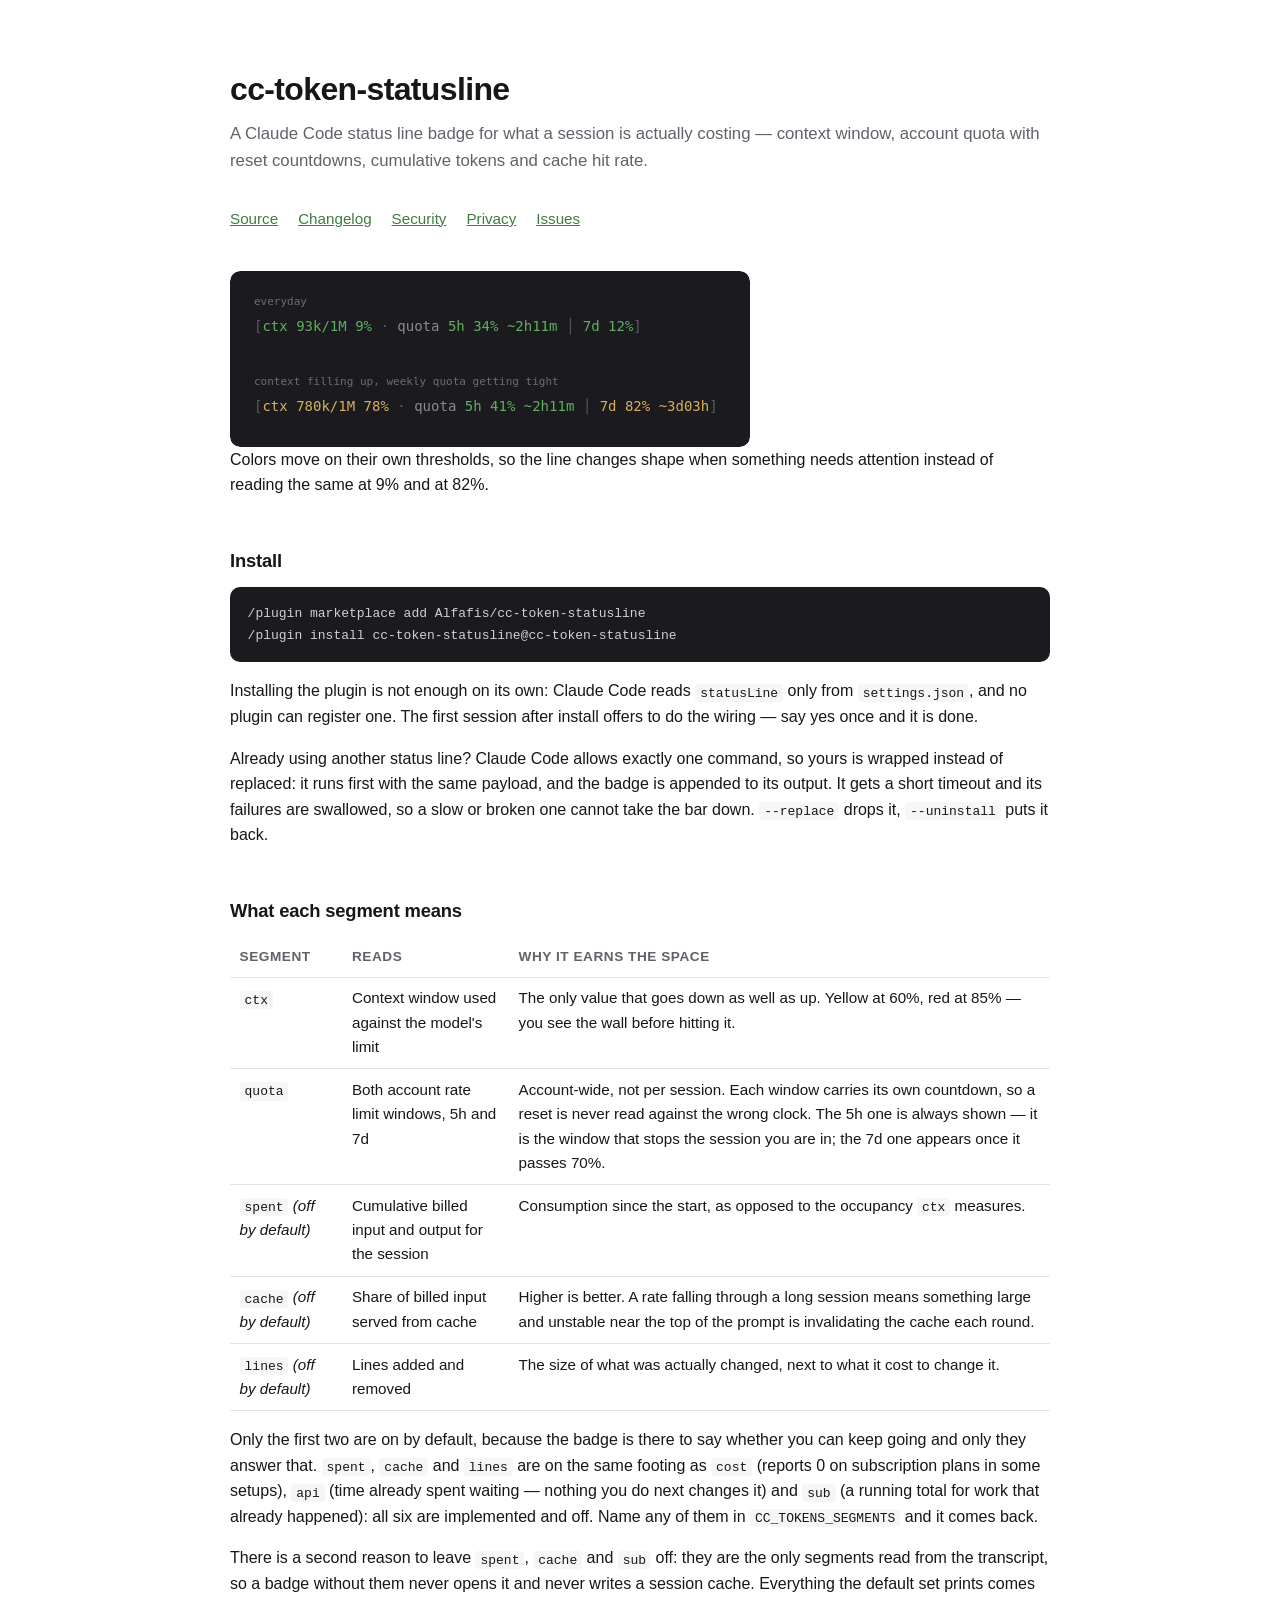
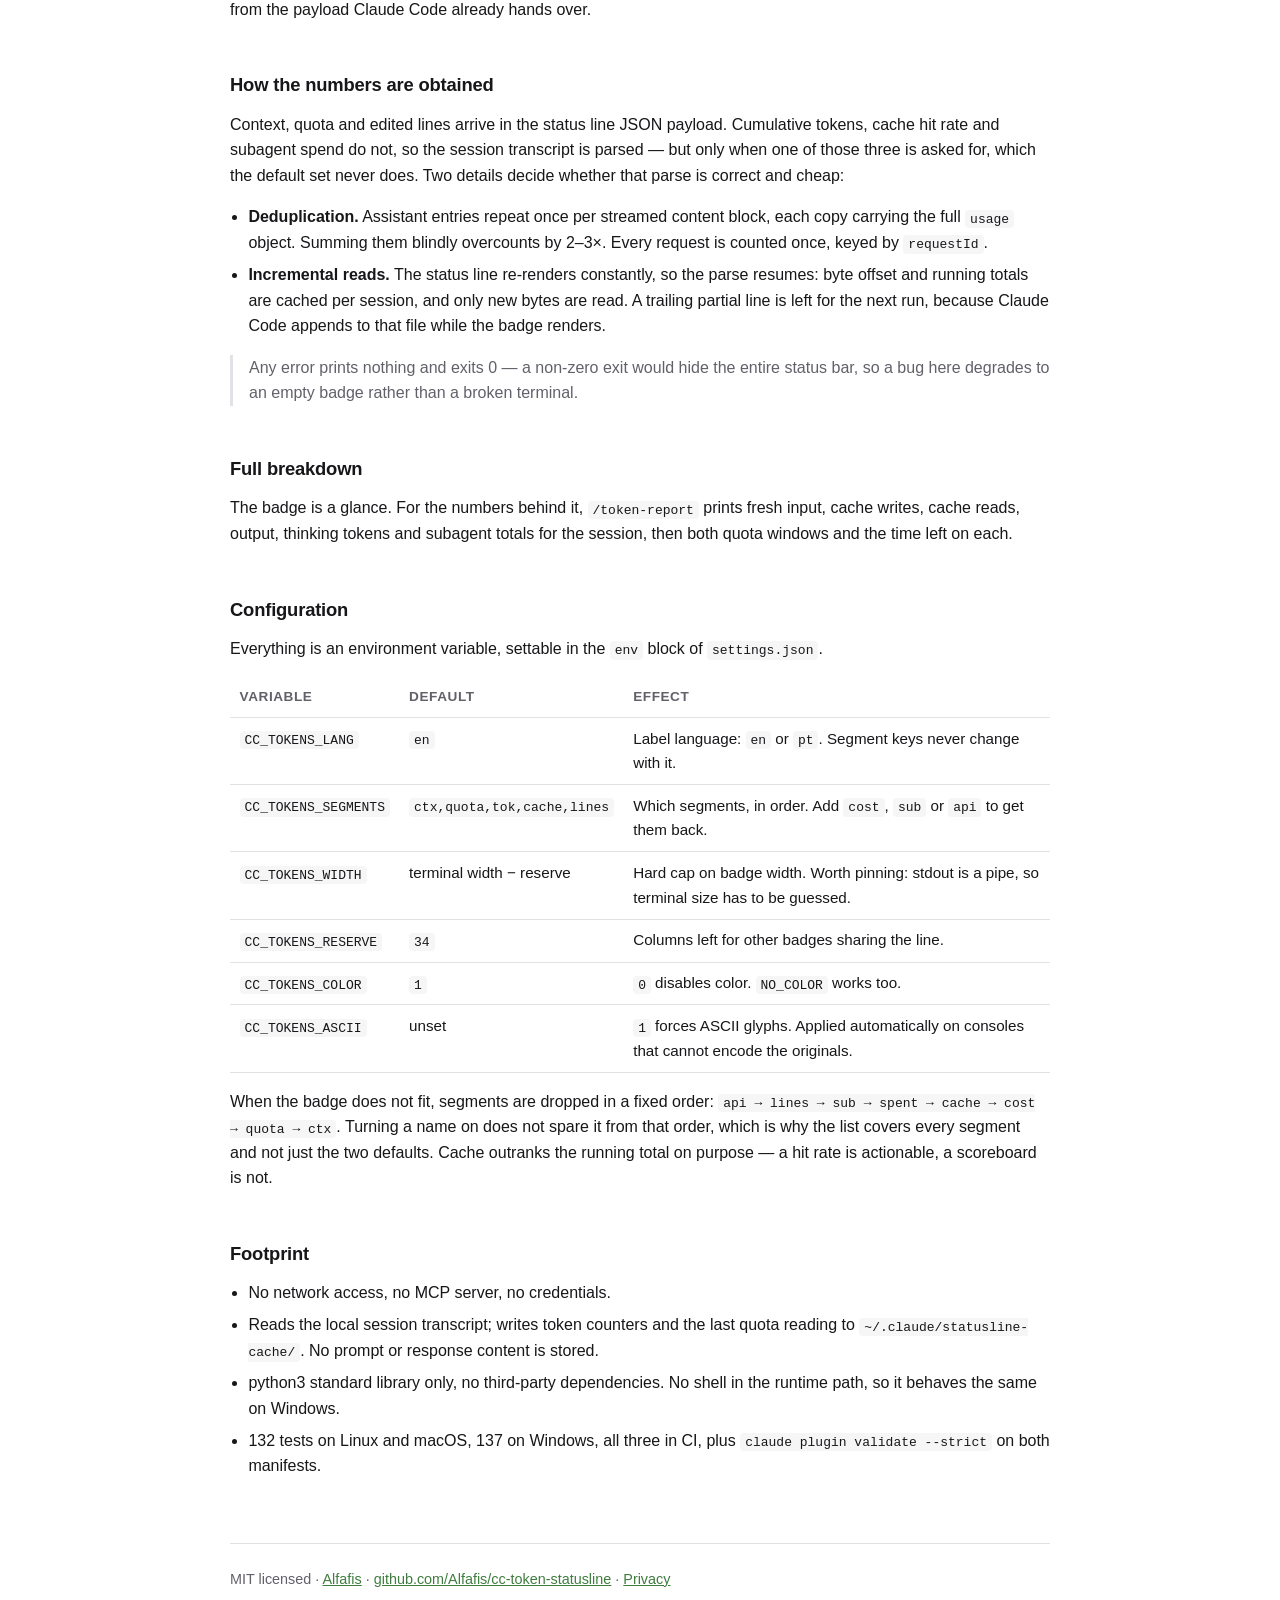
<file: docs/index.html>
<!doctype html>
<html lang="en">
<head>
<meta charset="utf-8">
<meta name="viewport" content="width=device-width, initial-scale=1">
<title>cc-token-statusline</title>
<meta name="description" content="Claude Code status line badge: context window usage, 5h/7d account quota with reset countdowns, cumulative tokens, cache hit rate and edited lines.">
<link rel="icon" href="data:image/svg+xml,<svg xmlns='http://www.w3.org/2000/svg' viewBox='0 0 16 16'><text y='13' font-size='13'>▇</text></svg>">
<link rel="stylesheet" href="style.css">
</head>
<body>
<main>

  <h1>cc-token-statusline</h1>
  <p class="lede">A Claude Code status line badge for what a session is actually costing — context window, account quota with reset countdowns, cumulative tokens and cache hit rate.</p>

  <div class="links">
    <a href="https://github.com/Alfafis/cc-token-statusline">Source</a>
    <a href="https://github.com/Alfafis/cc-token-statusline/blob/main/CHANGELOG.md">Changelog</a>
    <a href="https://github.com/Alfafis/cc-token-statusline/blob/main/SECURITY.md">Security</a>
    <a href="privacy.html">Privacy</a>
    <a href="https://github.com/Alfafis/cc-token-statusline/issues">Issues</a>
  </div>

  <img src="badge.svg" alt="The badge rendered twice: an everyday session, and one where the context is filling up and the weekly quota is getting tight">

  <p>Colors move on their own thresholds, so the line changes shape when something needs attention instead of reading the same at 9% and at 82%.</p>

  <h2>Install</h2>
<pre>/plugin marketplace add Alfafis/cc-token-statusline
/plugin install cc-token-statusline@cc-token-statusline</pre>
  <p>Installing the plugin is not enough on its own: Claude Code reads <code>statusLine</code> only from <code>settings.json</code>, and no plugin can register one. The first session after install offers to do the wiring — say yes once and it is done.</p>
  <p>Already using another status line? Claude Code allows exactly one command, so yours is wrapped instead of replaced: it runs first with the same payload, and the badge is appended to its output. It gets a short timeout and its failures are swallowed, so a slow or broken one cannot take the bar down. <code>--replace</code> drops it, <code>--uninstall</code> puts it back.</p>

  <h2>What each segment means</h2>
  <table>
    <tr><th>Segment</th><th>Reads</th><th>Why it earns the space</th></tr>
    <tr><td><code>ctx</code></td><td>Context window used against the model's limit</td><td>The only value that goes down as well as up. Yellow at 60%, red at 85% — you see the wall before hitting it.</td></tr>
    <tr><td><code>quota</code></td><td>Both account rate limit windows, 5h and 7d</td><td>Account-wide, not per session. Each window carries its own countdown, so a reset is never read against the wrong clock. The 5h one is always shown — it is the window that stops the session you are in; the 7d one appears once it passes 70%.</td></tr>
    <tr><td><code>spent</code> <em>(off by default)</em></td><td>Cumulative billed input and output for the session</td><td>Consumption since the start, as opposed to the occupancy <code>ctx</code> measures.</td></tr>
    <tr><td><code>cache</code> <em>(off by default)</em></td><td>Share of billed input served from cache</td><td>Higher is better. A rate falling through a long session means something large and unstable near the top of the prompt is invalidating the cache each round.</td></tr>
    <tr><td><code>lines</code> <em>(off by default)</em></td><td>Lines added and removed</td><td>The size of what was actually changed, next to what it cost to change it.</td></tr>
  </table>

  <p>Only the first two are on by default, because the badge is there to say whether you can keep going and only they answer that. <code>spent</code>, <code>cache</code> and <code>lines</code> are on the same footing as <code>cost</code> (reports 0 on subscription plans in some setups), <code>api</code> (time already spent waiting — nothing you do next changes it) and <code>sub</code> (a running total for work that already happened): all six are implemented and off. Name any of them in <code>CC_TOKENS_SEGMENTS</code> and it comes back.</p>

  <p>There is a second reason to leave <code>spent</code>, <code>cache</code> and <code>sub</code> off: they are the only segments read from the transcript, so a badge without them never opens it and never writes a session cache. Everything the default set prints comes from the payload Claude Code already hands over.</p>

  <h2>How the numbers are obtained</h2>
  <p>Context, quota and edited lines arrive in the status line JSON payload. Cumulative tokens, cache hit rate and subagent spend do not, so the session transcript is parsed — but only when one of those three is asked for, which the default set never does. Two details decide whether that parse is correct and cheap:</p>
  <ul>
    <li><strong>Deduplication.</strong> Assistant entries repeat once per streamed content block, each copy carrying the full <code>usage</code> object. Summing them blindly overcounts by 2–3×. Every request is counted once, keyed by <code>requestId</code>.</li>
    <li><strong>Incremental reads.</strong> The status line re-renders constantly, so the parse resumes: byte offset and running totals are cached per session, and only new bytes are read. A trailing partial line is left for the next run, because Claude Code appends to that file while the badge renders.</li>
  </ul>
  <p class="note">Any error prints nothing and exits 0 — a non-zero exit would hide the entire status bar, so a bug here degrades to an empty badge rather than a broken terminal.</p>

  <h2>Full breakdown</h2>
  <p>The badge is a glance. For the numbers behind it, <code>/token-report</code> prints fresh input, cache writes, cache reads, output, thinking tokens and subagent totals for the session, then both quota windows and the time left on each.</p>

  <h2>Configuration</h2>
  <p>Everything is an environment variable, settable in the <code>env</code> block of <code>settings.json</code>.</p>
  <table>
    <tr><th>Variable</th><th>Default</th><th>Effect</th></tr>
    <tr><td><code>CC_TOKENS_LANG</code></td><td><code>en</code></td><td>Label language: <code>en</code> or <code>pt</code>. Segment keys never change with it.</td></tr>
    <tr><td><code>CC_TOKENS_SEGMENTS</code></td><td><code>ctx,quota,tok,cache,lines</code></td><td>Which segments, in order. Add <code>cost</code>, <code>sub</code> or <code>api</code> to get them back.</td></tr>
    <tr><td><code>CC_TOKENS_WIDTH</code></td><td>terminal width − reserve</td><td>Hard cap on badge width. Worth pinning: stdout is a pipe, so terminal size has to be guessed.</td></tr>
    <tr><td><code>CC_TOKENS_RESERVE</code></td><td><code>34</code></td><td>Columns left for other badges sharing the line.</td></tr>
    <tr><td><code>CC_TOKENS_COLOR</code></td><td><code>1</code></td><td><code>0</code> disables color. <code>NO_COLOR</code> works too.</td></tr>
    <tr><td><code>CC_TOKENS_ASCII</code></td><td>unset</td><td><code>1</code> forces ASCII glyphs. Applied automatically on consoles that cannot encode the originals.</td></tr>
  </table>
  <p>When the badge does not fit, segments are dropped in a fixed order: <code>api → lines → sub → spent → cache → cost → quota → ctx</code>. Turning a name on does not spare it from that order, which is why the list covers every segment and not just the two defaults. Cache outranks the running total on purpose — a hit rate is actionable, a scoreboard is not.</p>

  <h2>Footprint</h2>
  <ul>
    <li>No network access, no MCP server, no credentials.</li>
    <li>Reads the local session transcript; writes token counters and the last quota reading to <code>~/.claude/statusline-cache/</code>. No prompt or response content is stored.</li>
    <li>python3 standard library only, no third-party dependencies. No shell in the runtime path, so it behaves the same on Windows.</li>
    <li>132 tests on Linux and macOS, 137 on Windows, all three in CI, plus <code>claude plugin validate --strict</code> on both manifests.</li>
  </ul>

  <footer>
    MIT licensed · <a href="https://github.com/Alfafis">Alfafis</a> · <a href="https://github.com/Alfafis/cc-token-statusline">github.com/Alfafis/cc-token-statusline</a> · <a href="privacy.html">Privacy</a>
  </footer>

</main>
</body>
</html>
</file>
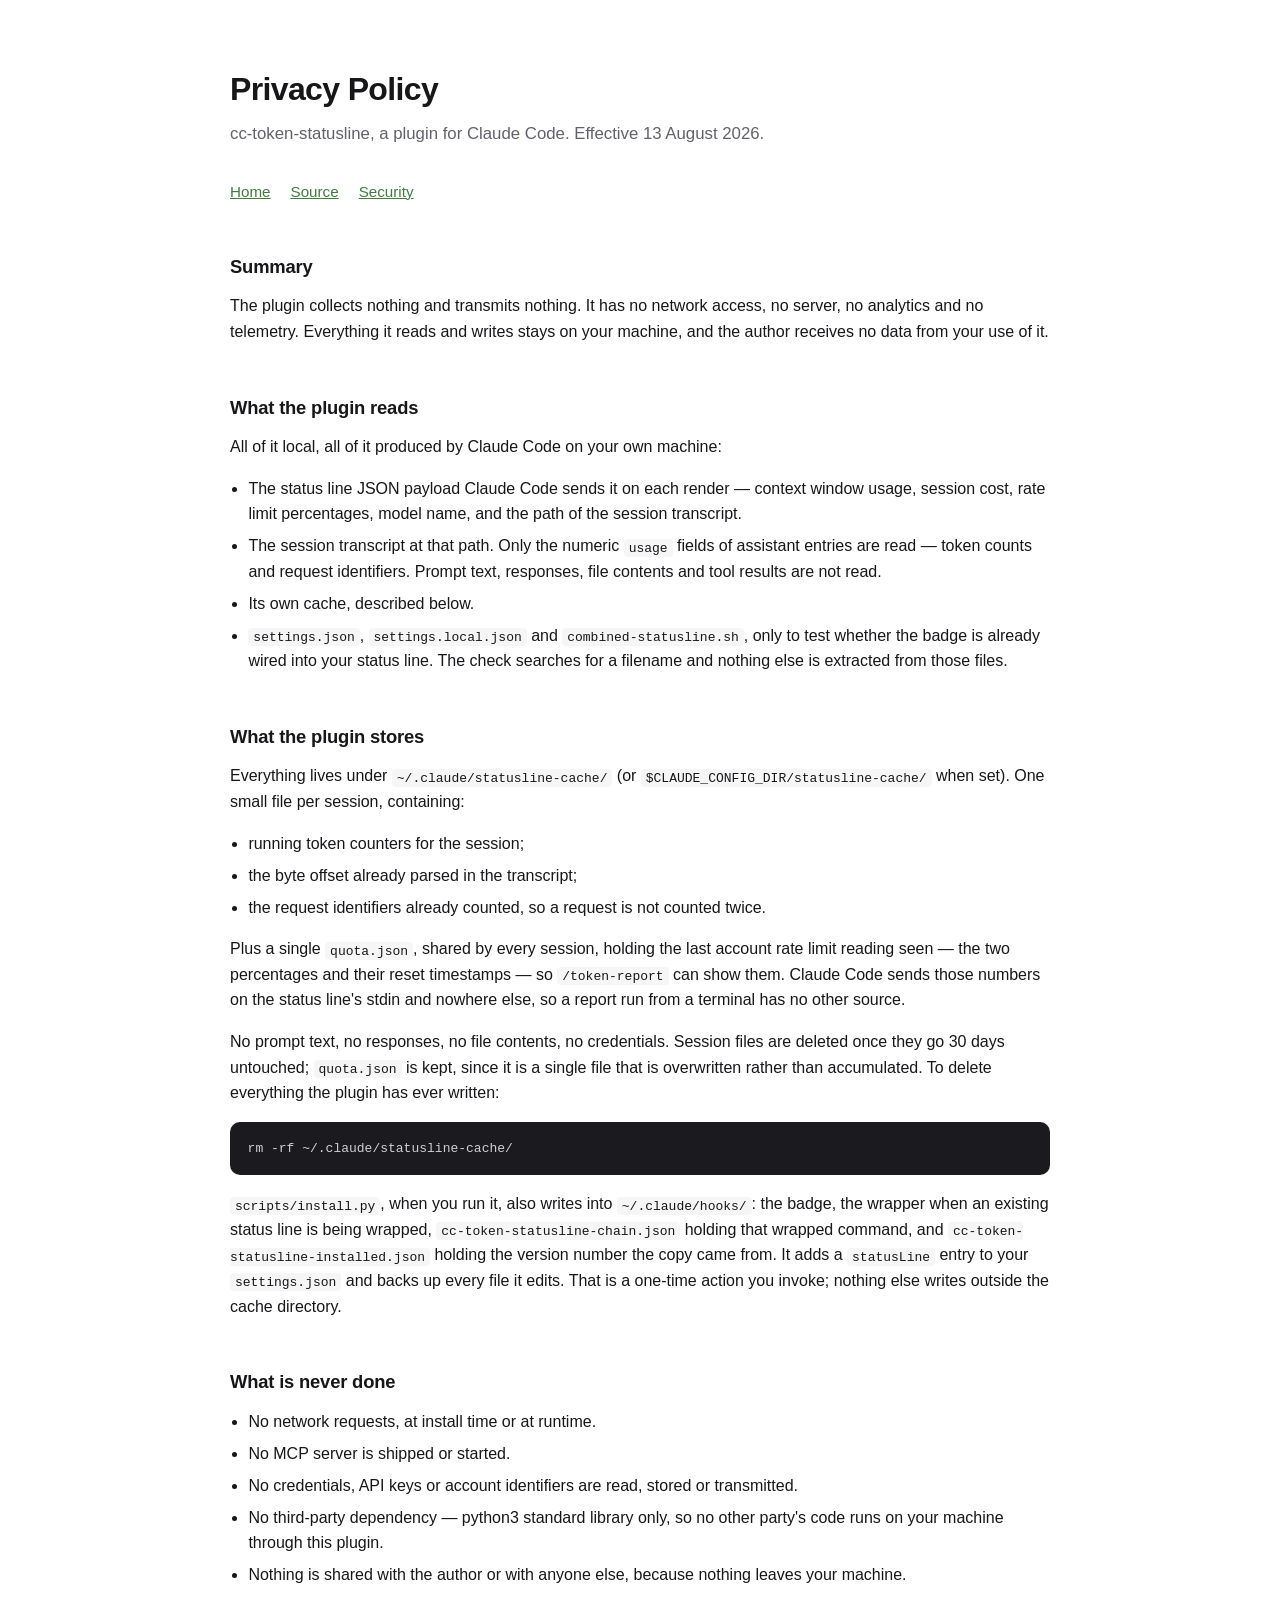
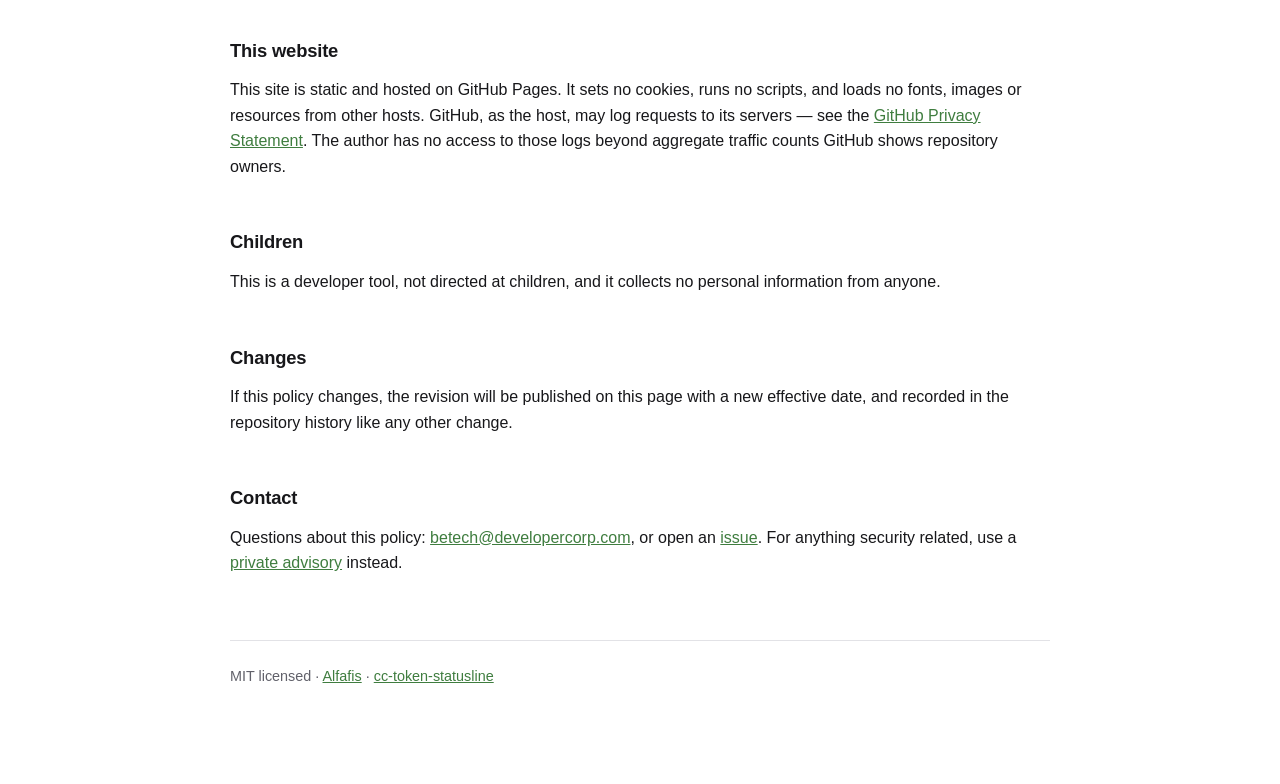
<file: docs/privacy.html>
<!doctype html>
<html lang="en">
<head>
<meta charset="utf-8">
<meta name="viewport" content="width=device-width, initial-scale=1">
<title>Privacy Policy — cc-token-statusline</title>
<meta name="description" content="Privacy policy for the cc-token-statusline plugin for Claude Code. The plugin collects nothing and transmits nothing.">
<link rel="icon" href="data:image/svg+xml,<svg xmlns='http://www.w3.org/2000/svg' viewBox='0 0 16 16'><text y='13' font-size='13'>▇</text></svg>">
<link rel="stylesheet" href="style.css">
</head>
<body>
<main>

  <h1>Privacy Policy</h1>
  <p class="lede">cc-token-statusline, a plugin for Claude Code. Effective 13 August 2026.</p>

  <div class="links">
    <a href="./">Home</a>
    <a href="https://github.com/Alfafis/cc-token-statusline">Source</a>
    <a href="https://github.com/Alfafis/cc-token-statusline/blob/main/SECURITY.md">Security</a>
  </div>

  <h2>Summary</h2>
  <p>The plugin collects nothing and transmits nothing. It has no network access, no server, no analytics and no telemetry. Everything it reads and writes stays on your machine, and the author receives no data from your use of it.</p>

  <h2>What the plugin reads</h2>
  <p>All of it local, all of it produced by Claude Code on your own machine:</p>
  <ul>
    <li>The status line JSON payload Claude Code sends it on each render — context window usage, session cost, rate limit percentages, model name, and the path of the session transcript.</li>
    <li>The session transcript at that path. Only the numeric <code>usage</code> fields of assistant entries are read — token counts and request identifiers. Prompt text, responses, file contents and tool results are not read.</li>
    <li>Its own cache, described below.</li>
    <li><code>settings.json</code>, <code>settings.local.json</code> and <code>combined-statusline.sh</code>, only to test whether the badge is already wired into your status line. The check searches for a filename and nothing else is extracted from those files.</li>
  </ul>

  <h2>What the plugin stores</h2>
  <p>Everything lives under <code>~/.claude/statusline-cache/</code> (or <code>$CLAUDE_CONFIG_DIR/statusline-cache/</code> when set). One small file per session, containing:</p>
  <ul>
    <li>running token counters for the session;</li>
    <li>the byte offset already parsed in the transcript;</li>
    <li>the request identifiers already counted, so a request is not counted twice.</li>
  </ul>
  <p>Plus a single <code>quota.json</code>, shared by every session, holding the last account rate limit reading seen — the two percentages and their reset timestamps — so <code>/token-report</code> can show them. Claude Code sends those numbers on the status line's stdin and nowhere else, so a report run from a terminal has no other source.</p>
  <p>No prompt text, no responses, no file contents, no credentials. Session files are deleted once they go 30 days untouched; <code>quota.json</code> is kept, since it is a single file that is overwritten rather than accumulated. To delete everything the plugin has ever written:</p>
<pre>rm -rf ~/.claude/statusline-cache/</pre>
  <p><code>scripts/install.py</code>, when you run it, also writes into <code>~/.claude/hooks/</code>: the badge, the wrapper when an existing status line is being wrapped, <code>cc-token-statusline-chain.json</code> holding that wrapped command, and <code>cc-token-statusline-installed.json</code> holding the version number the copy came from. It adds a <code>statusLine</code> entry to your <code>settings.json</code> and backs up every file it edits. That is a one-time action you invoke; nothing else writes outside the cache directory.</p>

  <h2>What is never done</h2>
  <ul>
    <li>No network requests, at install time or at runtime.</li>
    <li>No MCP server is shipped or started.</li>
    <li>No credentials, API keys or account identifiers are read, stored or transmitted.</li>
    <li>No third-party dependency — python3 standard library only, so no other party's code runs on your machine through this plugin.</li>
    <li>Nothing is shared with the author or with anyone else, because nothing leaves your machine.</li>
  </ul>

  <h2>This website</h2>
  <p>This site is static and hosted on GitHub Pages. It sets no cookies, runs no scripts, and loads no fonts, images or resources from other hosts. GitHub, as the host, may log requests to its servers — see the <a href="https://docs.github.com/en/site-policy/privacy-policies/github-general-privacy-statement">GitHub Privacy Statement</a>. The author has no access to those logs beyond aggregate traffic counts GitHub shows repository owners.</p>

  <h2>Children</h2>
  <p>This is a developer tool, not directed at children, and it collects no personal information from anyone.</p>

  <h2>Changes</h2>
  <p>If this policy changes, the revision will be published on this page with a new effective date, and recorded in the repository history like any other change.</p>

  <h2>Contact</h2>
  <p>Questions about this policy: <a href="mailto:betech@developercorp.com">betech@developercorp.com</a>, or open an <a href="https://github.com/Alfafis/cc-token-statusline/issues">issue</a>. For anything security related, use a <a href="https://github.com/Alfafis/cc-token-statusline/security/advisories/new">private advisory</a> instead.</p>

  <footer>
    MIT licensed · <a href="https://github.com/Alfafis">Alfafis</a> · <a href="./">cc-token-statusline</a>
  </footer>

</main>
</body>
</html>
</file>
<file: docs/style.css>
:root {
    --bg: #ffffff;
    --panel: #f6f6f7;
    --ink: #17171a;
    --muted: #61616a;
    --line: #e2e2e6;
    --accent: #3f7d3f;
    --code-bg: #1b1b1f;
    --code-ink: #d0d0d4;
  }
  @media (prefers-color-scheme: dark) {
    :root {
      --bg: #131316;
      --panel: #1b1b1f;
      --ink: #e8e8ec;
      --muted: #97979f;
      --line: #2c2c32;
      --accent: #79b479;
      --code-bg: #0f0f12;
      --code-ink: #d0d0d4;
    }
  }
  * { box-sizing: border-box; }
  body {
    margin: 0;
    background: var(--bg);
    color: var(--ink);
    font: 16px/1.6 ui-sans-serif, -apple-system, "Segoe UI", Roboto, sans-serif;
  }
  main { max-width: 860px; margin: 0 auto; padding: 4rem 1.25rem 6rem; }
  h1 { font-size: 2rem; margin: 0 0 .35rem; letter-spacing: -.02em; }
  h2 { font-size: 1.15rem; margin: 3rem 0 .75rem; letter-spacing: -.01em; }
  p { margin: 0 0 1rem; }
  .lede { color: var(--muted); font-size: 1.05rem; margin-bottom: 2rem; }
  a { color: var(--accent); }
  img { max-width: 100%; height: auto; display: block; border-radius: 10px; }
  pre {
    background: var(--code-bg);
    color: var(--code-ink);
    padding: 1rem 1.1rem;
    border-radius: 10px;
    overflow-x: auto;
    font: 13px/1.65 ui-monospace, SFMono-Regular, Menlo, Consolas, monospace;
    margin: 0 0 1rem;
  }
  code { font: 13px/1.5 ui-monospace, SFMono-Regular, Menlo, Consolas, monospace; }
  p code, li code, td code { background: var(--panel); padding: .12em .38em; border-radius: 4px; }
  table { width: 100%; border-collapse: collapse; margin: 0 0 1rem; font-size: .95rem; }
  th, td { text-align: left; padding: .55rem .6rem; border-bottom: 1px solid var(--line); vertical-align: top; }
  th { color: var(--muted); font-weight: 600; font-size: .85rem; text-transform: uppercase; letter-spacing: .04em; }
  ul { padding-left: 1.15rem; margin: 0 0 1rem; }
  li { margin-bottom: .4rem; }
  .links { display: flex; gap: 1.25rem; flex-wrap: wrap; margin-bottom: 2.5rem; font-size: .95rem; }
  footer { margin-top: 4rem; padding-top: 1.5rem; border-top: 1px solid var(--line); color: var(--muted); font-size: .9rem; }
  .note { border-left: 3px solid var(--line); padding-left: 1rem; color: var(--muted); }
</file>
